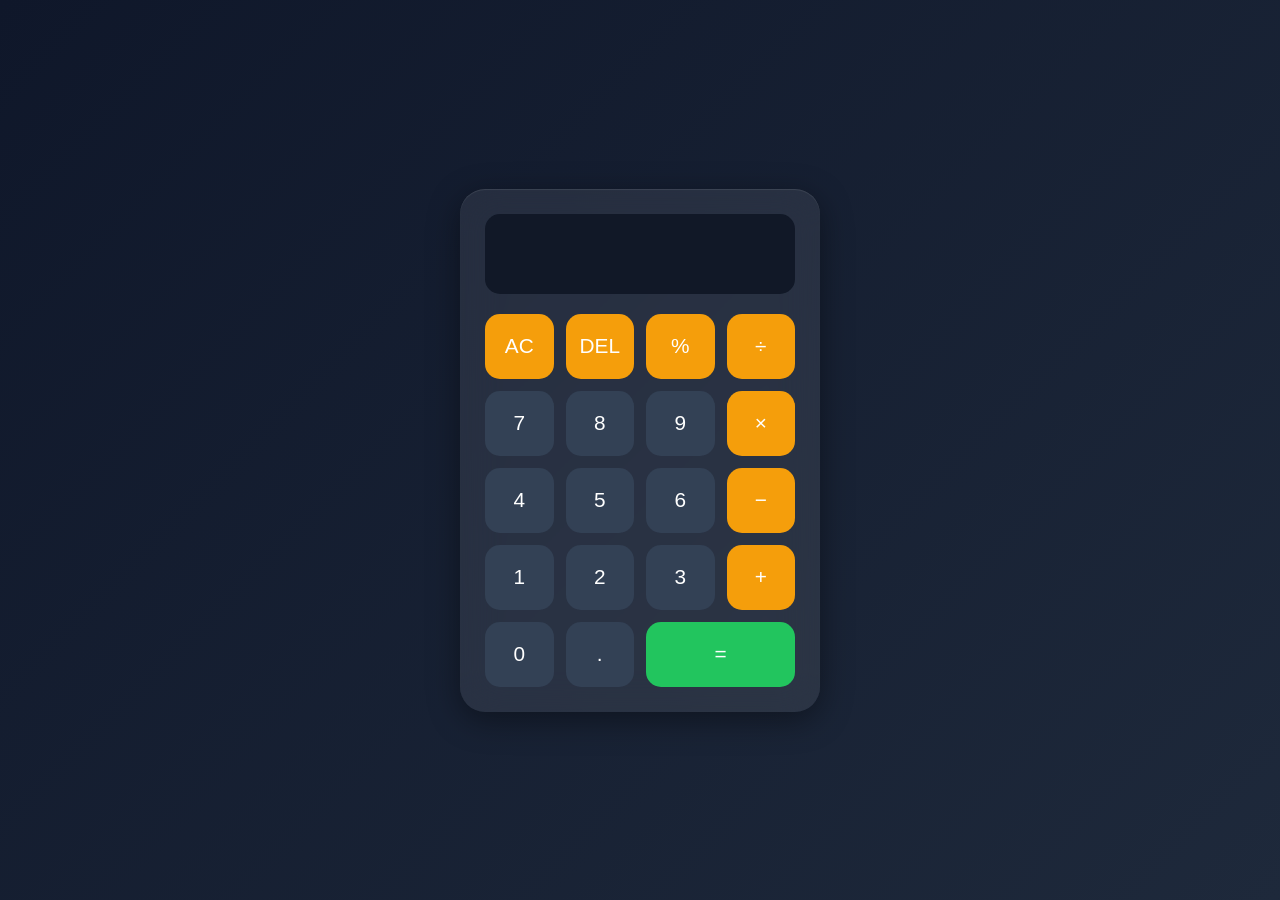
<file: Calculator/Calculator.html>
<!DOCTYPE html>
<html lang="en">
<head>
    <meta charset="UTF-8">
    <meta name="viewport" content="width=device-width, initial-scale=1.0">
    <title>Modern Calculator</title>
    <link rel="stylesheet" href="Calculator.css">
</head>
<body>

<div class="calculator">
    <div class="display">
        <input type="text" id="screen" readonly>
    </div>

    <div class="buttons">
        <button class="operator" onclick="clearScreen()">AC</button>
        <button class="operator" onclick="deleteLast()">DEL</button>
        <button class="operator" onclick="appendValue('%')">%</button>
        <button class="operator" onclick="appendValue('/')">÷</button>

        <button onclick="appendValue('7')">7</button>
        <button onclick="appendValue('8')">8</button>
        <button onclick="appendValue('9')">9</button>
        <button class="operator" onclick="appendValue('*')">×</button>

        <button onclick="appendValue('4')">4</button>
        <button onclick="appendValue('5')">5</button>
        <button onclick="appendValue('6')">6</button>
        <button class="operator" onclick="appendValue('-')">−</button>

        <button onclick="appendValue('1')">1</button>
        <button onclick="appendValue('2')">2</button>
        <button onclick="appendValue('3')">3</button>
        <button class="operator" onclick="appendValue('+')">+</button>

        <button onclick="appendValue('0')">0</button>
        <button onclick="appendValue('.')">.</button>
        <button class="equal" onclick="calculate()">=</button>
    </div>
</div>

<script src="Calculator.js"></script>

</body>
</html>
</file>
<file: Calculator/Calculator.css>
*{
    margin:0;
    padding:0;
    box-sizing:border-box;
    font-family:'Segoe UI',sans-serif;
}

body{
    height:100vh;
    display:flex;
    justify-content:center;
    align-items:center;
    background:linear-gradient(135deg,#0f172a,#1e293b);
}

.calculator{
    width:360px;
    padding:25px;
    border-radius:25px;
    background:rgba(255,255,255,0.08);
    backdrop-filter:blur(20px);
    box-shadow:
    0 8px 32px rgba(0,0,0,0.4),
    inset 0 1px 1px rgba(255,255,255,0.1);
}

.display{
    margin-bottom:20px;
}

#screen{
    width:100%;
    height:80px;
    border:none;
    outline:none;
    text-align:right;
    font-size:2.2rem;
    padding:15px;
    border-radius:15px;
    background:#111827;
    color:white;
}

.buttons{
    display:grid;
    grid-template-columns:repeat(4,1fr);
    gap:12px;
}

button{
    height:65px;
    border:none;
    border-radius:15px;
    font-size:1.3rem;
    cursor:pointer;
    transition:0.3s;
    background:#334155;
    color:white;
}

button:hover{
    transform:translateY(-3px);
}

button:active{
    transform:scale(0.95);
}

.operator{
    background:#f59e0b;
    color:white;
}

.operator:hover{
    background:#d97706;
}

.equal{
    grid-column:span 2;
    background:#22c55e;
}

.equal:hover{
    background:#16a34a;
}
</file>
